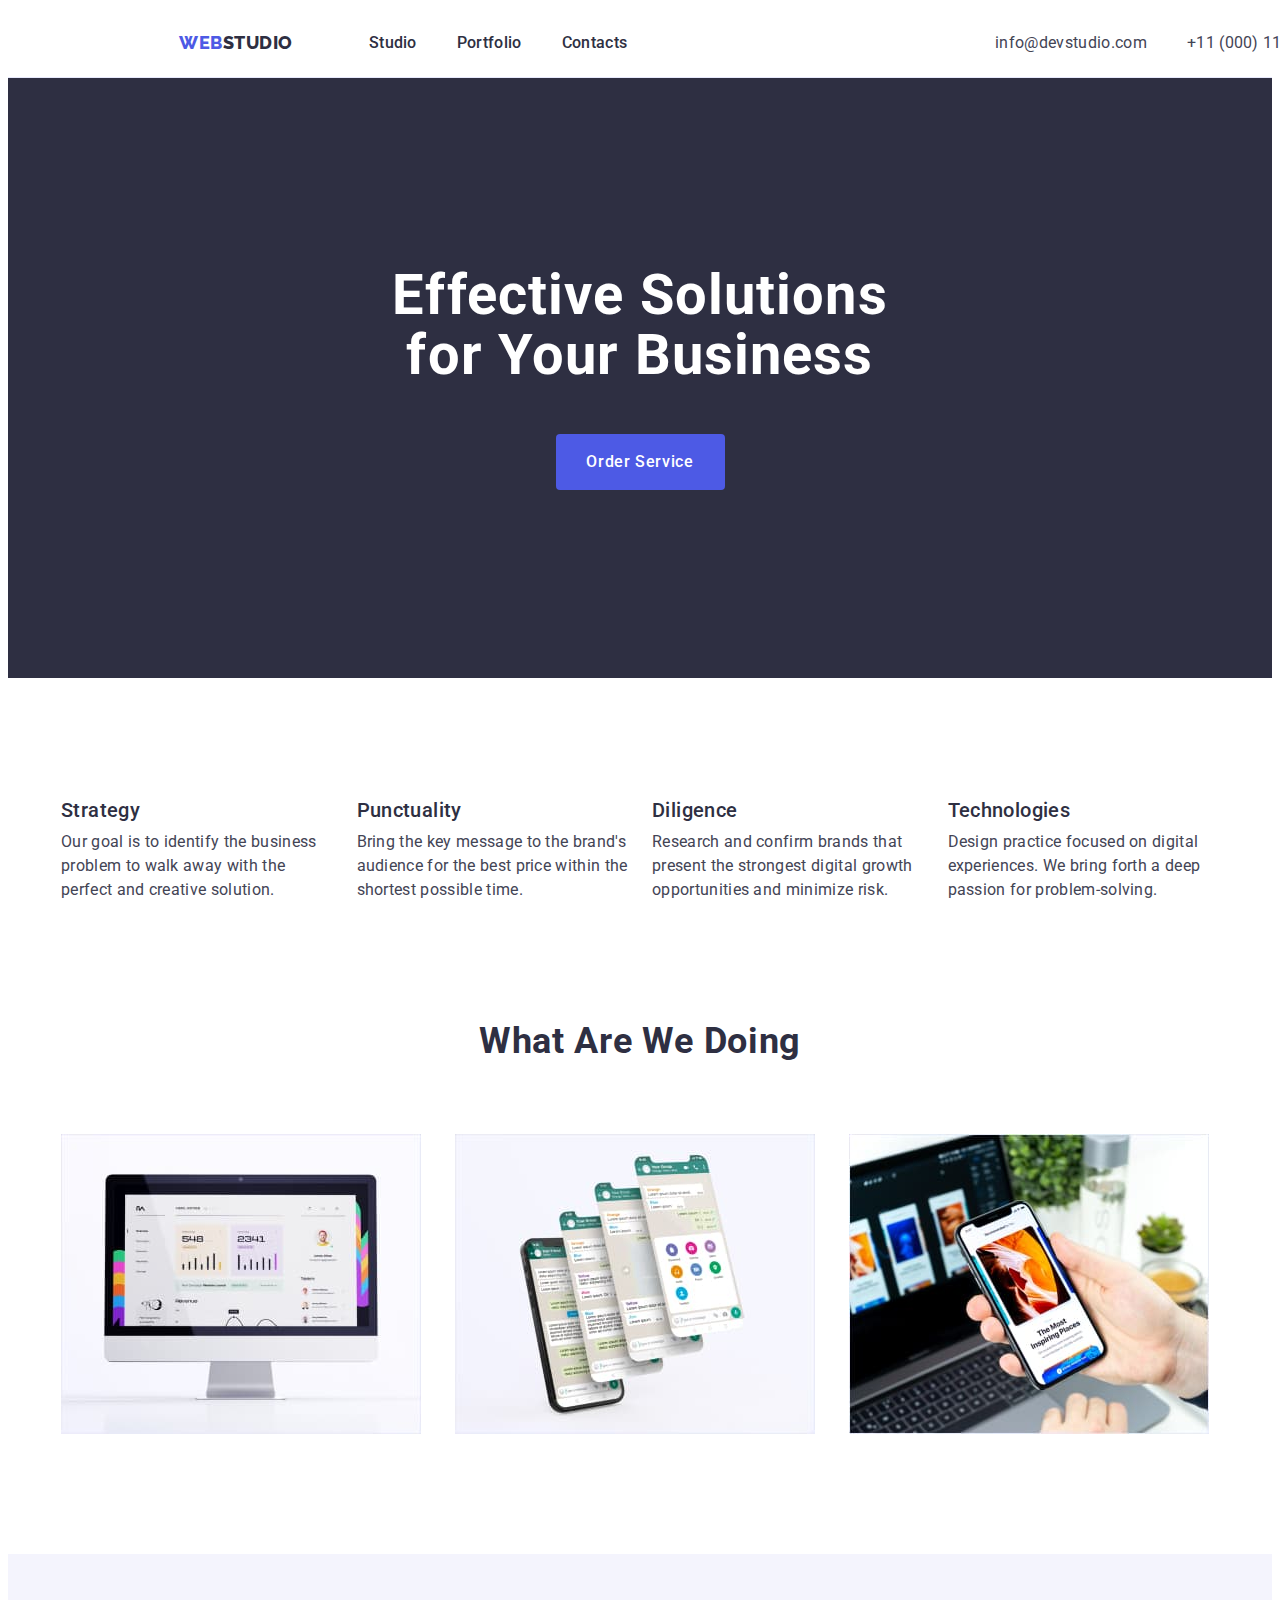
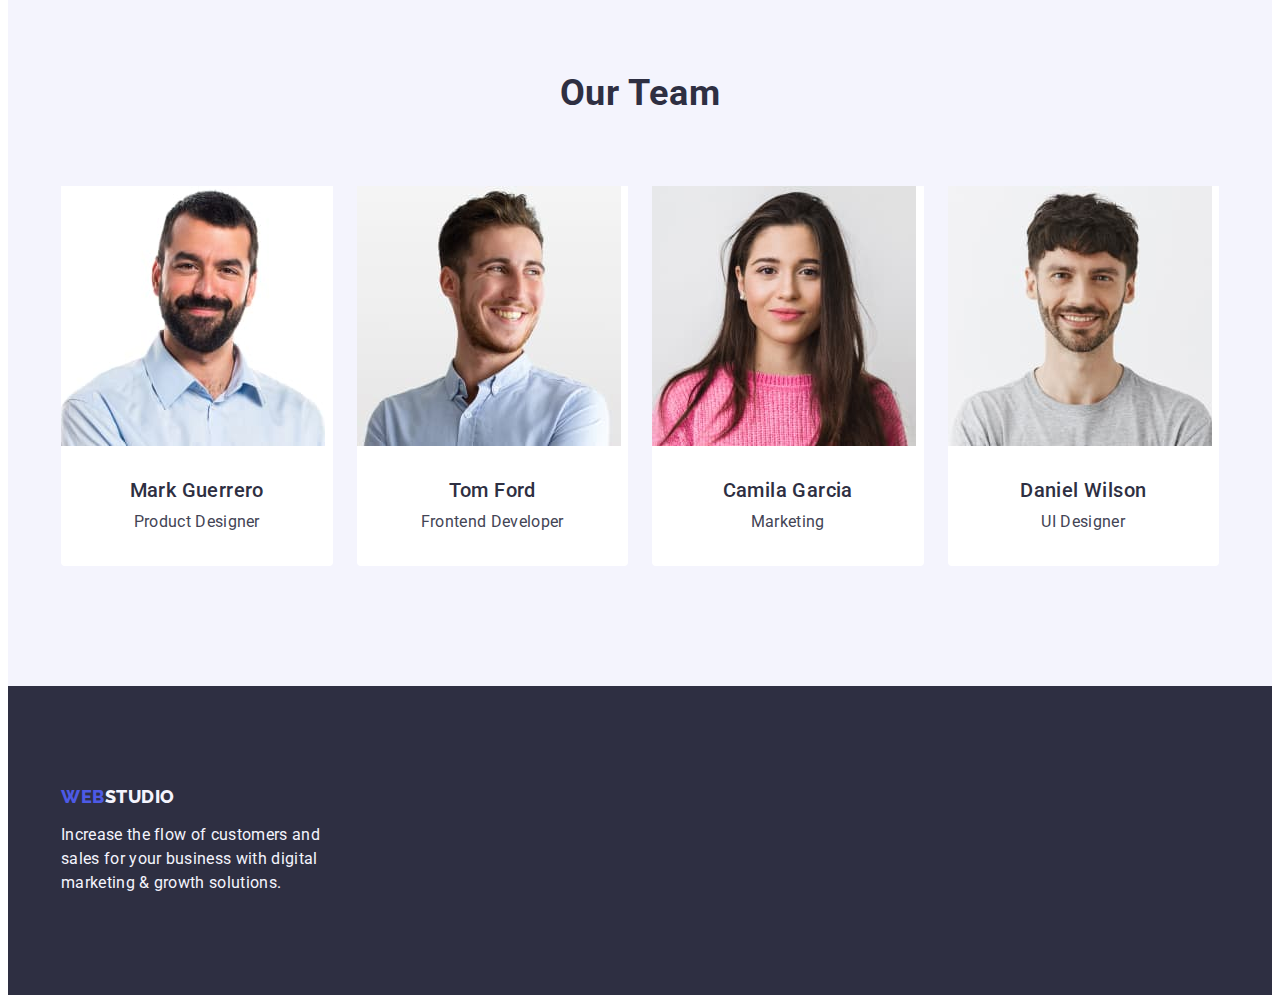
<file: index.html>
<!DOCTYPE html>
<html lang="en">
  <head>
    <meta charset="UTF-8" />
    <meta name="viewport" content="width=device-width, initial-scale=1.0" />
    <meta http-equiv="x-ua-compatible" content="ie=edge" />
    <link rel="preconnect" href="https://fonts.googleapis.com" />
    <link rel="preconnect" href="https://fonts.gstatic.com" crossorigin />
    <link
      rel="stylesheet"
      href="https://cdnjs.cloudflare.com/ajax/libs/modern-normalize/2.0.0/modern-normalize.min.css"
      integrity="sha512-4xo8blKMVCiXpTaLzQSLSw3KFOVPWhm/TRtuPVc4WG6kUgjH6J03IBuG7JZPkcWMxJ5huwaBpOpnwYElP/m6wg=="
      crossorigin="anonymous"
      referrerpolicy="no-referrer"
    />
    <link
      href="https://fonts.googleapis.com/css2?family=Montserrat:wght@400;700;800&family=Raleway:wght@800&display=swap"
      rel="stylesheet"
    />
    <link
      href="https://fonts.googleapis.com/css2?family=Roboto:wght@400;500;700&display=swap"
      rel="stylesheet"
    />
    <link rel="stylesheet" href="./css/styles.css" />
    <title>Web studio</title>
  </head>
  <body>
    <!-- *HEADER -->
    <header class="page-header">
      <div class="container header-container">
        <nav class="header-nav">
          <a class="logo link" href="./index.html">
            WEB<span class="dark">Studio</span>
          </a>
          <ul class="nav-list list">
            <li class="nav-item">
              <a href="./index.html" class="nav-link link">Studio</a>
            </li>
            <li class="nav-item">
              <a href="./portfolio.html" class="nav-link link">Portfolio</a>
            </li>
            <li class="nav-item">
              <a href="" class="nav-link link">Contacts</a>
            </li>
          </ul>
        </nav>
        <address class="address">
          <ul class="contacts-list list">
            <li class="contact-item">
              <a href="mailto:info@devstudio.com" class="link"
                >info@devstudio.com</a
              >
            </li>
            <li class="contact-item">
              <a href="tel:+110001111111" class="link">+11 (000) 111-11-11</a>
            </li>
          </ul>
        </address>
      </div>
    </header>

    <main>
      <section class="main-section hero">
        <div class="container hero-container">
          <h1 class="hero-title">Effective Solutions for Your Business</h1>
          <button class="hero-button" type="button">Order Service</button>
        </div>
      </section>

      <!-- *FEATURES -->
      <section class="feature-section">
        <div class="container features-container">
          <h2 class="visually-hidden">Features</h2>
          <ul class="features-list list">
            <li class="feature-item">
              <h3 class="section-subtitle">Strategy</h3>
              <p class="feature-text description">
                Our goal is to identify the business problem to walk away with
                the perfect and creative solution.
              </p>
            </li>
            <li class="feature-item">
              <h3 class="section-subtitle">Punctuality</h3>
              <p class="feature-text description">
                Bring the key message to the brand's audience for the best price
                within the shortest possible time.
              </p>
            </li>
            <li class="feature-item">
              <h3 class="section-subtitle">Diligence</h3>
              <p class="feature-text description">
                Research and confirm brands that present the strongest digital
                growth opportunities and minimize risk.
              </p>
            </li>
            <li class="feature-item">
              <h3 class="section-subtitle">Technologies</h3>
              <p class="feature-text description">
                Design practice focused on digital experiences. We bring forth a
                deep passion for problem-solving.
              </p>
            </li>
          </ul>
        </div>
      </section>

      <!-- *SOLUTIONS -->
      <section class="solution-section">
        <div class="solution-container container">
          <h2 class="section-title">What are we doing</h2>
          <ul class="solutions-list list">
            <li class="solution-item">
              <img
                src="./images/optimized/img-1.jpg"
                alt="Desktop"
                width="360"
                height="300"
              />
            </li>
            <li class="solution-item">
              <img
                src="./images/optimized/img-2.jpg"
                alt="Mobile"
                width="360"
                height="300"
              />
            </li>
            <li class="solution-item">
              <img
                src="./images/optimized/img-3.jpg"
                alt="Crossplatform"
                width="360"
                height="300"
              />
            </li>
          </ul>
        </div>
      </section>

      <!-- *TEAM -->
      <section class="main-section team-section">
        <div class="container team-container">
          <h2 class="section-title">Our Team</h2>
          <ul class="team-list list">
            <li class="teammate">
              <img
                src="./images/optimized/team-1.jpg"
                alt="Mark Guerrero"
                width="264"
                height="260"
              />
              <div class="teammate-description">
                <h3 class="section-subtitle">Mark Guerrero</h3>
                <p class="description">Product Designer</p>
              </div>
            </li>
            <li class="teammate">
              <img
                src="./images/optimized/team-2.jpg"
                alt="Mark Guerrero"
                width="264"
                height="260"
              />
              <div class="teammate-description">
                <h3 class="section-subtitle">Tom Ford</h3>
                <p class="description">Frontend Developer</p>
              </div>
            </li>
            <li class="teammate">
              <img
                src="./images/optimized/team-3.jpg"
                alt="Mark Guerrero"
                width="264"
                height="260"
              />
              <div class="teammate-description">
                <h3 class="section-subtitle">Camila Garcia</h3>
                <p class="description">Marketing</p>
              </div>
            </li>
            <li class="teammate">
              <img
                src="./images/optimized/team-4.jpg"
                alt="Mark Guerrero"
                width="264"
                height="260"
              />
              <div class="teammate-description">
                <h3 class="section-subtitle">Daniel Wilson</h3>
                <p class="description">UI Designer</p>
              </div>
            </li>
          </ul>
        </div>
      </section>
    </main>

    <!-- *FOOTER -->
    <footer class="footer">
      <div class="footer-container container">
        <a href="./index.html" class="logo footer-link">
          WEB<span class="light">Studio</span>
        </a>
        <p class="footer-description">
          Increase the flow of customers and sales for your business with
          digital marketing & growth solutions.
        </p>
      </div>
    </footer>
  </body>
</html>
</file>
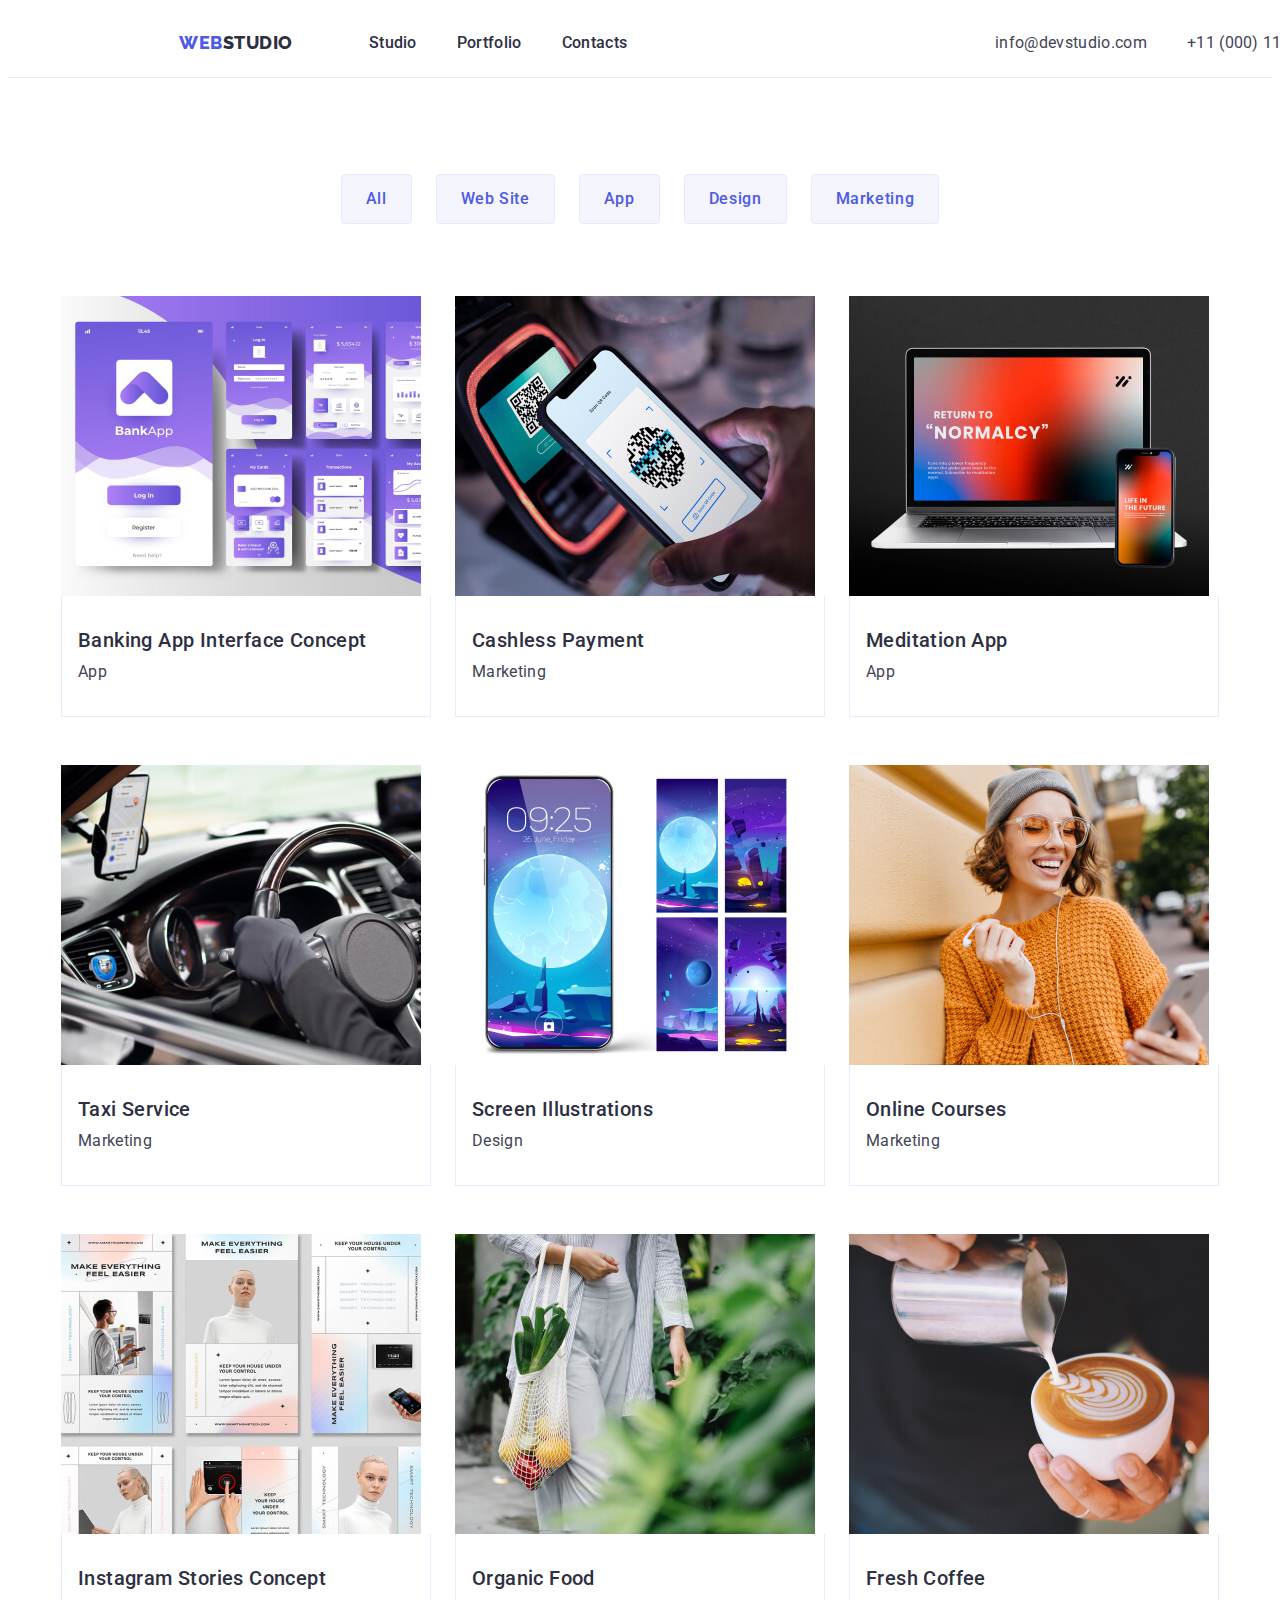
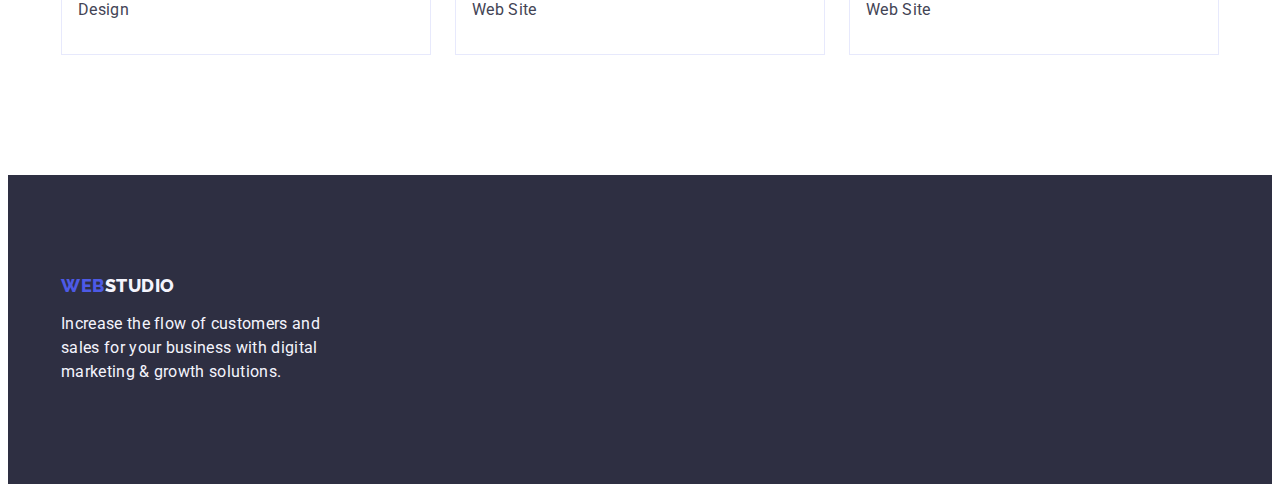
<file: portfolio.html>
<!DOCTYPE html>
<html lang="en">
  <head>
    <meta charset="UTF-8" />
    <meta name="viewport" content="width=device-width, initial-scale=1.0" />
    <meta http-equiv="x-ua-compatible" content="ie=edge" />
    <link rel="preconnect" href="https://fonts.googleapis.com" />
    <link rel="preconnect" href="https://fonts.gstatic.com" crossorigin />
    <link
      rel="stylesheet"
      href="https://cdnjs.cloudflare.com/ajax/libs/modern-normalize/2.0.0/modern-normalize.min.css"
      integrity="sha512-4xo8blKMVCiXpTaLzQSLSw3KFOVPWhm/TRtuPVc4WG6kUgjH6J03IBuG7JZPkcWMxJ5huwaBpOpnwYElP/m6wg=="
      crossorigin="anonymous"
      referrerpolicy="no-referrer"
    />
    <link
      href="https://fonts.googleapis.com/css2?family=Montserrat:wght@400;700&family=Raleway:wght@800&display=swap"
      rel="stylesheet"
    />
    <link
      href="https://fonts.googleapis.com/css2?family=Roboto:wght@400;500;700&display=swap"
      rel="stylesheet"
    />
    <link rel="stylesheet" href="./css/styles.css" />
    <title>Web studio</title>
  </head>
  <body>
    <!-- * HEADER SECTION -->
    <header class="page-header">
      <div class="container header-container">
        <nav class="header-nav">
          <a class="logo link" href="./index.html">
            WEB<span class="dark">Studio</span>
          </a>
          <ul class="nav-list list">
            <li class="nav-item">
              <a href="./index.html" class="nav-link link">Studio</a>
            </li>
            <li class="nav-item">
              <a href="./portfolio.html" class="nav-link link">Portfolio</a>
            </li>
            <li class="nav-item">
              <a href="" class="nav-link link">Contacts</a>
            </li>
          </ul>
        </nav>
        <address class="address">
          <ul class="contacts-list list">
            <li class="contact-item">
              <a href="mailto:info@devstudio.com" class="link"
                >info@devstudio.com</a
              >
            </li>
            <li class="contact-item">
              <a href="tel:+110001111111" class="link">+11 (000) 111-11-11</a>
            </li>
          </ul>
        </address>
      </div>
    </header>
    <!-- * MAIN SECTION -->
    <main>
      <section class="portfolio">
        <div class="container portfolio-container">
          <h1 class="visually-hidden">HIDE ME</h1>
          <ul class="buttons-list list">
            <li class="button-item">
              <button class="portfolio-button" type="button">All</button>
            </li>
            <li class="button-item">
              <button class="portfolio-button" type="button">Web Site</button>
            </li>
            <li class="button-item">
              <button class="portfolio-button" type="button">App</button>
            </li>
            <li class="button-item">
              <button class="portfolio-button" type="button">Design</button>
            </li>
            <li class="button-item">
              <button class="portfolio-button" type="button">Marketing</button>
            </li>
          </ul>
          <ul class="portfolio-list list">
            <li class="portfolio-item">
              <a href="#" class="link">
                <img
                  src="./images/portfolio/img-1.jpg"
                  alt="Banking App Interface Concept"
                  width="360"
                  height="300"
                />
                <div class="portfolio-description">
                  <h2 class="section-subtitle">
                    Banking App Interface Concept
                  </h2>
                  <p class="description">App</p>
                </div>
              </a>
            </li>
            <li class="portfolio-item">
              <a href="#" class="link">
                <img
                  src="./images/portfolio/img-2.jpg"
                  alt="Cashless Payment"
                  width="360"
                  height="300"
                />
                <div class="portfolio-description">
                  <h2 class="section-subtitle">Cashless Payment</h2>
                  <p class="description">Marketing</p>
                </div>
              </a>
            </li>
            <li class="portfolio-item">
              <a href="#" class="link">
                <img
                  src="./images/portfolio/img-3.jpg"
                  alt="Meditation App"
                  width="360"
                  height="300"
                />
                <div class="portfolio-description">
                  <h2 class="section-subtitle">Meditation App</h2>
                  <p class="description">App</p>
                </div>
              </a>
            </li>
            <li class="portfolio-item">
              <a href="#" class="link">
                <img
                  src="./images/portfolio/img-4.jpg"
                  alt="Taxi Service"
                  width="360"
                  height="300"
                />
                <div class="portfolio-description">
                  <h2 class="section-subtitle">Taxi Service</h2>
                  <p class="description">Marketing</p>
                </div>
              </a>
            </li>
            <li class="portfolio-item">
              <a href="#" class="link">
                <img
                  src="./images/portfolio/img-5.jpg"
                  alt="Screen Illustrations"
                  width="360"
                  height="300"
                />
                <div class="portfolio-description">
                  <h2 class="section-subtitle">Screen Illustrations</h2>
                  <p class="description">Design</p>
                </div>
              </a>
            </li>
            <li class="portfolio-item">
              <a href="#" class="link">
                <img
                  src="./images/portfolio/img-6.jpg"
                  alt="Online Courses"
                  width="360"
                  height="300"
                />
                <div class="portfolio-description">
                  <h2 class="section-subtitle">Online Courses</h2>
                  <p class="description">Marketing</p>
                </div>
              </a>
            </li>
            <li class="portfolio-item">
              <a href="#" class="link">
                <img
                  src="./images/portfolio/img-7.jpg"
                  alt="Instagram Stories Concept"
                  width="360"
                  height="300"
                />
                <div class="portfolio-description">
                  <h2 class="section-subtitle">Instagram Stories Concept</h2>
                  <p class="description">Design</p>
                </div>
              </a>
            </li>
            <li class="portfolio-item">
              <a href="#" class="link">
                <img
                  src="./images/portfolio/img-8.jpg"
                  alt="Organic Food"
                  width="360"
                  height="300"
                />
                <div class="portfolio-description">
                  <h2 class="section-subtitle">Organic Food</h2>
                  <p class="description">Web Site</p>
                </div>
              </a>
            </li>
            <li class="portfolio-item">
              <a href="#" class="link">
                <img
                  src="./images/portfolio/img-9.jpg"
                  alt="Fresh Coffee"
                  width="360"
                  height="300"
                />
                <div class="portfolio-description">
                  <h2 class="section-subtitle">Fresh Coffee</h2>
                  <p class="description">Web Site</p>
                </div>
              </a>
            </li>
          </ul>
        </div>
      </section>
    </main>
    <!-- * FOOTER SECTION -->
    <footer class="footer">
      <div class="footer-container container">
        <a href="./index.html" class="logo footer-link">
          WEB<span class="light">Studio</span>
        </a>
        <p class="footer-description">
          Increase the flow of customers and sales for your business with
          digital marketing & growth solutions.
        </p>
      </div>
    </footer>
  </body>
</html>
</file>
<file: css/styles.css>
/** Logo color #4D5AE5 + #2E2F42*/

:root {
  --page-color: #ffffff;
  --main-text: #2e2f42;
  --light-text: #f4f4fd;
  --accent-color: #4d5ae5;
  --main-color: #434455;
  --action-color: #404bbf;
  --portfolio-btn-brd: #e7e9fc;
  --description-size: 16px;
  --description-height: 24px;
  --general-lh: 1.5;
  --ls-small: 0.02em;
  --ls-big: 0.04em;
}

/** COMMON */
/* #region COMMON*/
body {
  font-family: Roboto, sans-serif;
  color: var(--main-color);
  background-color: #ffffff;
}

h1,
h2,
h3 {
  margin: 0;
}

ul,
li {
  margin: 0;
  padding: 0;
}

p {
  margin: 0;
}

img {
  display: block;
}

.visually-hidden {
  position: absolute;
  width: 1px;
  height: 1px;
  margin: -1px;
  border: 0;
  padding: 0;
  white-space: nowrap;
  clip-path: inset(100%);
  clip: rect(0 0 0 0);
  overflow: hidden;
}

.list {
  list-style: none;
}

.link {
  text-decoration: none;
}

.description {
  font-weight: 400;
  font-size: var(--description-size);
  line-height: var(--description-height);
  letter-spacing: var(--ls-small);
  color: var(--main-color);
}

.section-title {
  margin-bottom: 72px;
  font-size: 36px;
  line-height: 40px;
  letter-spacing: var(--ls-small);
  line-height: 1.11;
  text-align: center;
  text-transform: capitalize;
  color: var(--main-text);
}

.section-subtitle {
  margin-bottom: 8px;
  font-weight: 500;
  font-size: 20px;
  line-height: var(--description-height);
  letter-spacing: var(--ls-small);
  color: var(--main-text);
}

.container {
  /* display: flex; */
  width: 1158px;
  margin: 0 auto;
  padding-left: 15px;
  padding-right: 15px;
}

/*#endregion COMMON*/

/** HEADER */
/* #region HEADER*/

/** --Logo */
.logo {
  margin-right: 76px;

  font-family: Raleway, sans-serif;
  font-weight: 800;
  font-size: 18px;
  line-height: 1.17;
  letter-spacing: 0.03em;
  text-decoration: none;
  text-transform: uppercase;
  color: var(--accent-color);
}
.accent-color {
  color: var(--accent-color);
}

.dark {
  color: var(--main-text);
}

.light {
  color: var(--light-text);
}

.page-header {
  padding: 22.5px 156px;
  border-bottom: 1px solid #e7e9fc;
}

.header-nav {
  display: flex;
  align-items: center;
  /* height: 56px; */
}

.header-container {
  display: flex;
  justify-content: space-between;
}

/** NAVIGATION */
/* #region NAVIGATION*/
.nav-list {
  display: flex;
  gap: 40px;
}

.nav-link {
  padding: 24px 0;
  font-weight: 500;
  line-height: 1.5;
  letter-spacing: var(--ls-small);
  color: var(--main-text);
}

.nav-link:hover,
.nav-link:focus,
.contact-item > a:hover,
.contact-item > a:focus {
  color: var(--action-color);
}

.contacts-list {
  display: flex;
  flex-direction: row;
  align-items: center;
  gap: 40px;
  /* padding-left: 0; */
}

.contact-item > a {
  font-size: var(--description-size);
  line-height: var(--description-height);
  letter-spacing: var(--ls-small);
  font-weight: 400;
  text-decoration: none;
  color: var(--main-color);
}

.address {
  display: flex;

  /* margin-left: 332px; */
  font-style: normal;
}
/* #endregion NAVIGATION */
/* #endregion HEADER */

/** FOOTER */
/* #region FOOTER*/

.footer {
  padding-top: 100px;
  padding-bottom: 100px;
  background: var(--main-text);
}

.footer-container {
  /* display: block; */
  /* flex-direction: column; */
}

.footer-description {
  max-width: 264px;
  color: #f4f4fd;
  line-height: var(--description-height);
  letter-spacing: var(--ls-small);
}

.footer-link {
  display: inline-block;
  margin-bottom: 16px;
}
/* #endregion FOOTER */

/** INDEX */
/* #region INDEX*/

/** MAIN */

/** HERO */
/* #region HERO*/

.hero-container {
  display: flex;
  flex-direction: column;
  gap: 48px;
  align-items: center;
}

.hero {
  padding-top: 188px;
  padding-bottom: 188px;

  background: var(--main-text);
  color: #ffffff;
}

.hero-title {
  max-width: 496px;
  font-size: 56px;
  line-height: 1.07;
  letter-spacing: var(--ls-small);
  text-align: center;
}
.hero-button {
  display: block;
  min-width: 169px;
  height: 56px;
  border: none;
  border-radius: 4px;
  cursor: pointer;

  font-family: Roboto, sans-serif;
  font-weight: 500;
  font-size: 16px;
  line-height: 1.5;
  letter-spacing: var(--ls-big);

  background-color: var(--accent-color);
  color: #ffffff;
}
.hero-button:hover,
.hero-button:focus {
  background-color: var(--action-color);
  cursor: pointer;
}
/* #endregion HERO */

/** FEATURES */
/* #region FEATURES*/
.feature-section {
  padding-top: 120px;
  padding-bottom: 120px;
}

.features-container {
  display: flex;
}

.features-list {
  display: flex;
  gap: 24px;
  /* padding-left: 0; */
}

.feature-item {
  width: calc((100% - 72px) / 4);
}

/* #endregion FEATURES */

/** SOLUTIONS */
/* #region SOLUTIONS*/
.solution-section {
  padding-bottom: 120px;
}

.solution-container {
  display: flex;
  flex-direction: column;
}

.solutions-list {
  display: flex;
  flex-direction: row;
  gap: 24px;
  /* padding-left: 0; */
}

.solution-item {
  width: calc((100% - 48px) / 3);
}
/* #endregion SOLUTIONS */

/** TEAM */
/* #region TEAM*/

.team-section {
  padding-top: 120px;
  padding-bottom: 120px;
  background-color: #f4f4fd;
}

.team-container {
  display: flex;
  flex-direction: column;
}

.team-list {
  display: flex;
  gap: 24px;
  /* padding-left: 0; */
}

.teammate {
  width: calc((100% - 72px) / 4);
  border-radius: 0px 0px 4px 4px;
  background-color: var(--page-color);
}

.teammate-description {
  padding: 32px 16px;
  text-align: center;
}
/* #endregion TEAM */
/* #endregion INDEX */
/** PORTFOLIO */
/* #region PORTFOLIO*/

/** MAIN */

.portfolio {
  padding-top: 96px;
  padding-bottom: 120px;
}

.portfolio-container {
  display: flex;
  flex-direction: column;
  align-items: center;
}

.portfolio-list {
  display: flex;
  flex-wrap: wrap;
  gap: 48px 24px;
  /* padding-left: 0; */
}

.portfolio-item {
  width: calc((100% - 48px) / 3);
}

.portfolio-description {
  padding: 32px 16px;
  border: 1px solid var(--portfolio-btn-brd);
  border-top: none;
}

.buttons-list {
  display: flex;
  justify-content: center;
  gap: 24px;

  margin-bottom: 72px;
}

.portfolio-button {
  padding: 12px 24px;
  border-radius: 4px;

  font-family: Roboto, sans-serif;
  font-weight: 500;
  font-size: 16px;
  line-height: var(--general-lh);
  letter-spacing: var(--ls-big);
  color: var(--accent-color);
  background-color: var(--light-text);
  cursor: pointer;

  border-radius: 4px;
  border: 1px solid var(--portfolio-btn-brd);
  background: var(--light-text);
}

.portfolio-button:hover,
.portfolio-button:focus,
.portfolio-button:active {
  border: 1px solid transparent;
  background-color: var(--action-color);
  color: var(--page-color);
}
/** SECTION */
/* #endregion PORTFOLIO */
</file>
